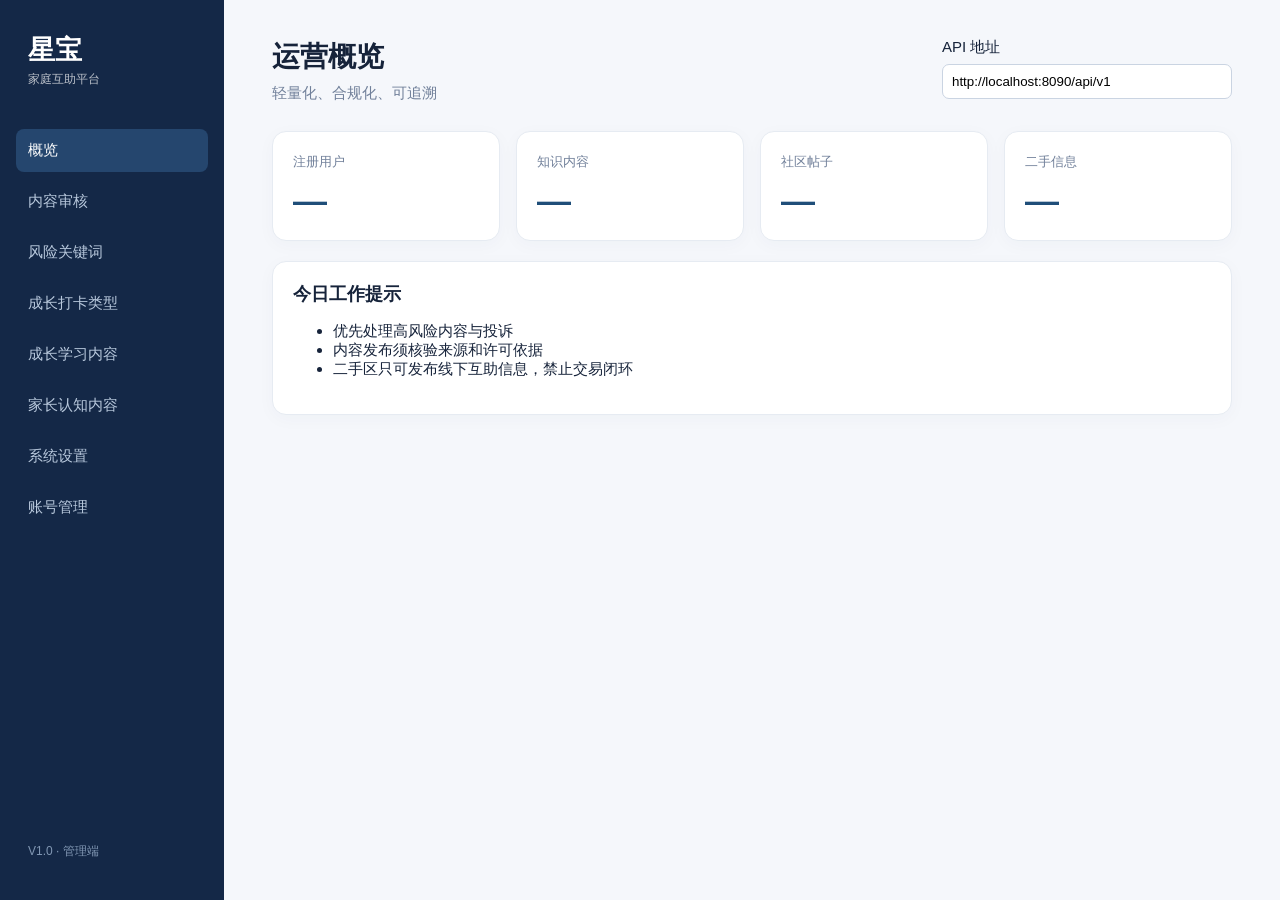
<file: admin-web/index.html>
<!doctype html><html lang="zh-CN"><head><meta charset="UTF-8"/><meta name="viewport" content="width=device-width,initial-scale=1"/><title>星宝平台｜管理端</title><link rel="stylesheet" href="./style.css"/></head><body>
<aside><div class="brand">星宝<br/><small>家庭互助平台</small></div><button class="nav active" data-page="dashboard">概览</button><button class="nav" data-page="reviews">内容审核</button><button class="nav" data-page="keywords">风险关键词</button><button class="nav" data-page="record-types">成长打卡类型</button><button class="nav" data-page="learning">成长学习内容</button><button class="nav" data-page="settings">系统设置</button><button class="nav" data-page="users">账号管理</button><div class="hint">V1.0 · 管理端</div></aside>
<main><header><div><h1 id="title">运营概览</h1><p>轻量化、合规化、可追溯</p></div><label>API 地址<input id="api" value="http://localhost:8090/api/v1"/></label></header>
<section id="dashboard" class="page active"><div class="cards"><article><span>注册用户</span><strong id="users">—</strong></article><article><span>知识内容</span><strong id="contents">—</strong></article><article><span>社区帖子</span><strong id="posts">—</strong></article><article><span>二手信息</span><strong id="listings">—</strong></article></div><div class="panel"><h2>今日工作提示</h2><ul><li>优先处理高风险内容与投诉</li><li>内容发布须核验来源和许可依据</li><li>二手区只可发布线下互助信息，禁止交易闭环</li></ul></div></section>
<section id="reviews" class="page"><div class="panel"><div class="row"><h2>用户发布与评论审核</h2><div><select id="review-status" onchange="loadReviews()"><option value="PENDING">待审核</option><option value="PUBLISHED">已发布</option><option value="REJECTED">已驳回</option><option value="OFFLINE">已下架</option><option value="ALL">全部记录</option></select><button onclick="loadReviews()">刷新</button></div></div><div id="review-list" class="review-list"></div></div></section>
<section id="keywords" class="page"><div class="panel"><div class="row"><h2>风险关键词配置</h2><button onclick="loadKeywords()">刷新</button></div><p class="muted">命中启用规则后，按该规则的风险等级标记；勾选“需要审核”则进入待审队列，未勾选则自动发布。未命中任何规则默认自动发布。</p><form id="keyword-form" class="keyword-form"><input name="keyword" placeholder="关键词，例如：广告" required/><select name="riskLevel"><option value="HIGH">高风险</option><option value="MEDIUM">中风险</option><option value="LOW">低风险</option></select><input name="priority" type="number" value="100" min="0" placeholder="优先级" required/><label><input name="reviewRequired" type="checkbox" checked/> 需要审核</label><input name="remark" placeholder="规则说明（可选）"/><button>新增规则</button></form><div id="keyword-list" class="review-list"></div></div></section>
<section id="record-types" class="page"><div class="panel"><div class="row"><h2>成长打卡类型</h2><button onclick="loadRecordTypes()">刷新</button></div><p class="muted">此处维护 APP「成长打卡」中的记录类型。停用后用户不能再选择该类型，但历史记录会保留。</p><form id="record-type-form" class="keyword-form"><input name="code" placeholder="类型编码，例如：SLEEP_RECORD" required/><input name="name" placeholder="显示名称，例如：睡眠记录" required/><input name="sortOrder" type="number" value="100" min="0" placeholder="排序" required/><input name="remark" placeholder="类型说明（可选）"/><button>新增类型</button></form><div id="record-type-list" class="review-list"></div></div></section>
<section id="learning" class="page"><div class="panel"><div class="row"><div><h2>成长学习内容管理</h2><p class="muted">管理 APP 中展示的家庭方法卡，建议采用日常、清晰、非医疗化的表达。</p></div><div class="actions"><button class="secondary" onclick="loadLearningContents()">刷新</button><button onclick="openLearningModal()">＋ 新增内容</button></div></div><div id="learning-list" class="review-list learning-list"></div></div></section>
<section id="settings" class="page"><div class="panel"><div class="row"><h2>系统设置</h2><button onclick="loadSettings()">刷新</button></div><p class="muted">设置会同时约束 APP 操作和后端数据校验。</p><form id="settings-form"><label>社区发帖最多上传图片数<input id="community-max-images" name="maxImages" type="number" min="0" max="9" required/></label><button>保存设置</button></form></div></section>
<section id="users-page" class="page"><div class="panel"><h2>账号状态调整</h2><form id="user-form"><input name="userId" placeholder="用户 ID" required/><select name="status"><option>NORMAL</option><option>FROZEN</option><option>BLACKLIST</option></select><button>保存状态</button></form><p class="muted">高风险操作应在正式版接入 RBAC、二次确认与审计日志。</p></div></section>
</main><div id="detail-modal" class="modal" aria-hidden="true"><div class="modal-card"><div class="row"><h2 id="detail-title">内容详情</h2><button class="close" onclick="closeDetail()">关闭</button></div><div id="detail-body" class="detail-body"></div></div></div><div id="learning-modal" class="modal" aria-hidden="true"><div class="modal-card learning-modal-card"><div class="row"><div><h2 id="learning-modal-title">新增成长学习内容</h2><p>填写后可选择立即发布到 APP。</p></div><button class="close" onclick="closeLearningModal()">关闭</button></div><form id="learning-form" class="learning-form"><input name="id" type="hidden"/><div class="form-grid"><label>内容分类<select name="category" required><option>加载分类中…</option></select></label><label>图标<input name="icon" value="📖" placeholder="例如：💬"/></label><label class="wide">标题<input name="title" placeholder="例如：试试“先……再……”" required/></label><label>阅读时长<input name="readingTime" value="3 分钟"/></label><label>排序<input name="sortOrder" type="number" value="100" min="0" required/></label><label class="wide">简介<textarea name="intro" placeholder="一句话说明该方法适用的情境" required></textarea></label><label class="wide">操作步骤<textarea name="steps" placeholder="每行一个步骤" required></textarea></label><label class="wide">小提示<input name="tip" placeholder="可选：给家长的温和提醒"/></label></div><label class="publish-check"><input name="published" type="checkbox" checked/> 保存后立即发布到 APP</label><div class="modal-actions"><button type="button" class="secondary" onclick="closeLearningModal()">取消</button><button>保存内容</button></div></form></div></div><script src="./app.js?v=20260824-03"></script><script src="./learning-modal.js?v=20260824-04"></script><script src="./learning-settings.js?v=20260824-01"></script><script src="./cognition-admin.js?v=20260825-01"></script></body></html>
</file>
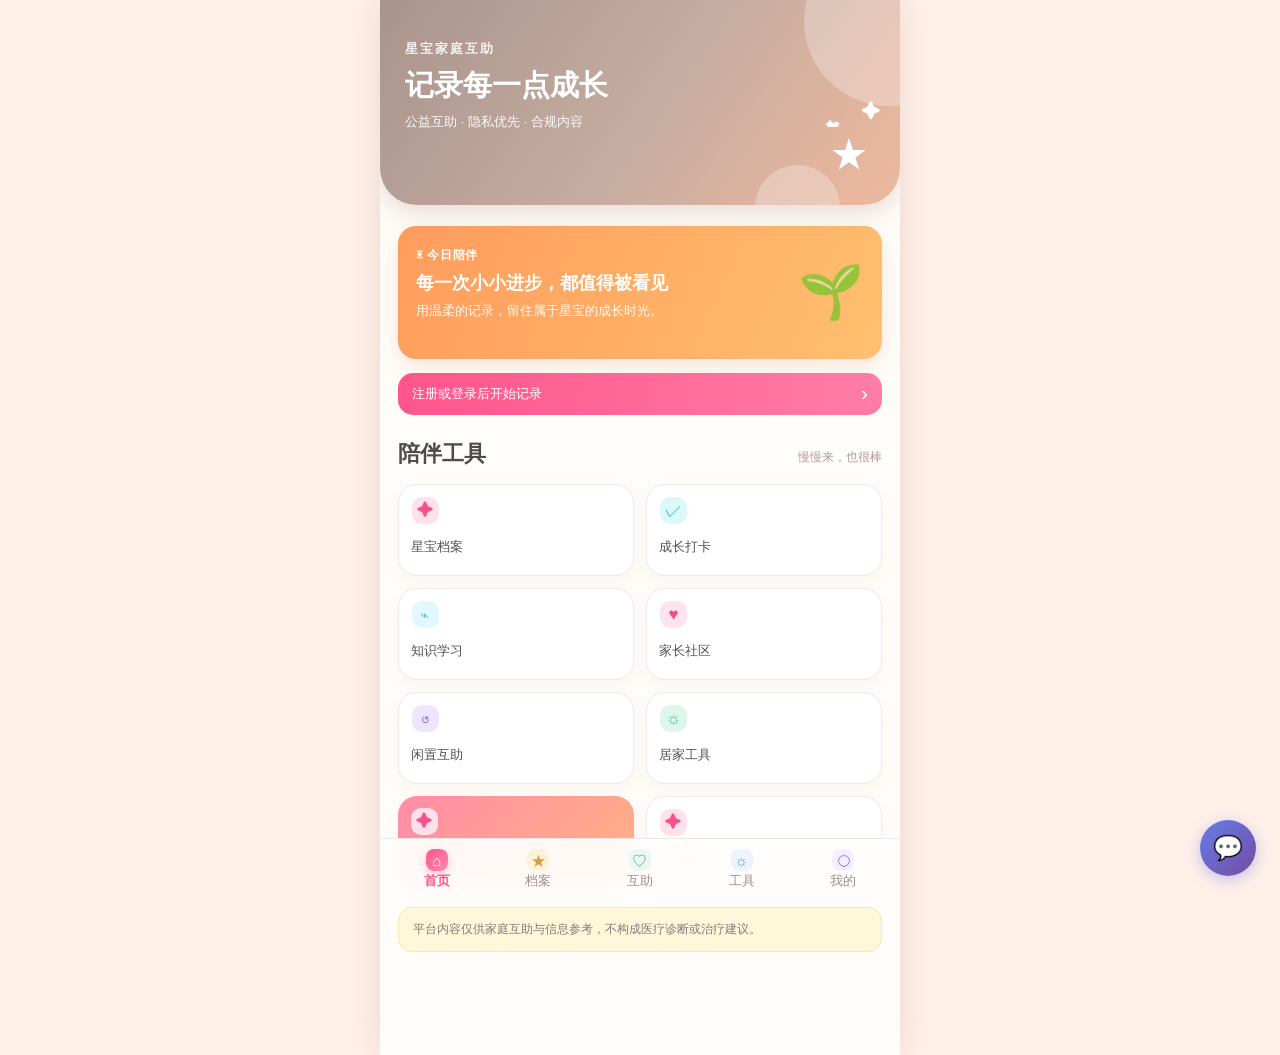
<file: mobile-web/index.html>
<!doctype html><html lang="zh-CN"><head><meta charset="UTF-8"/><meta name="viewport" content="width=device-width,initial-scale=1,maximum-scale=1"/><title>星宝家庭互助</title><link rel="stylesheet" href="./style.css?v=20260822-10"/></head><body><div class="app"><header><div class="header-copy"><small>星宝家庭互助</small><h1 id="greeting">记录每一点成长</h1><p>公益互助 · 隐私优先 · 合规内容</p></div><div class="header-art" aria-hidden="true"><i>★</i><span>☁</span><b>✦</b></div></header><main>
<section id="home" class="view active"><div class="hero"><div><em>☀ 今日陪伴</em><b>每一次小小进步，都值得被看见</b><span>用温柔的记录，留住属于星宝的成长时光。</span></div><div class="hero-art" aria-hidden="true">🌱</div></div><div id="account-tip" class="account-tip"></div><div class="section-title"><h2>陪伴工具</h2><span>慢慢来，也很棒</span></div><div class="grid"><button data-go="profile">星宝档案</button><button data-go="record">成长打卡</button><button data-go="knowledge">知识学习</button><button data-go="community">家长社区</button><button data-go="second">闲置互助</button><button data-go="tools">居家工具</button></div><p class="notice">平台内容仅供家庭互助与信息参考，不构成医疗诊断或治疗建议。</p></section>
<section id="account" class="view"><div id="account-profile" hidden><h2>我的</h2><div class="user-card"><div id="user-avatar" class="user-avatar">星</div><div><b id="user-name">—</b><p id="user-phone">—</p></div></div><div id="user-details" class="account-details"></div><button class="logout" onclick="logout()">退出当前账号</button></div><div id="account-auth"><h2>注册 / 登录</h2><form id="register-form"><input name="phone" placeholder="手机号码" required/><input name="nickname" placeholder="家长昵称" required/><label><input name="privacyConsent" type="checkbox" required/> 已阅读并同意隐私规则</label><label><input name="sensitiveConsent" type="checkbox"/> 同意处理儿童敏感信息</label><button>注册并开始使用</button></form><h3>已有账号</h3><form id="login-form"><input name="phone" placeholder="手机号码" required/><button>登录</button></form></div></section>
<section id="profile" class="view"><h2>星宝档案</h2><h3 id="profile-form-title">新建档案</h3><form id="profile-form"><input name="profileId" type="hidden"/><input name="nickname" placeholder="孩子昵称" required/><select name="gender"><option value="UNKNOWN">性别：未设置</option><option value="MALE">性别：男</option><option value="FEMALE">性别：女</option></select><input name="birthday" type="text" inputmode="numeric" pattern="[0-9]{4}-[0-9]{2}-[0-9]{2}" title="请输入 YYYY-MM-DD 格式，例如 2020-05-18" placeholder="出生日期，例如 2020-05-18"/><input name="interventionYears" placeholder="干预年限（可选）"/><button id="profile-submit">保存档案</button><button id="profile-cancel" type="button" hidden>取消编辑</button></form><div id="children" class="cards"></div></section>
<section id="record" class="view"><h2>成长打卡</h2><form id="record-form"><select id="record-child" name="childId" required></select><select name="type"><option value="POSITIVE_BEHAVIOR">正向行为</option><option value="PROBLEM_BEHAVIOR">问题行为</option><option value="INTERVENTION">干预训练</option></select><input name="scene" placeholder="发生场景"/><input name="durationMinutes" type="number" placeholder="时长（分钟）"/><textarea name="resultNote" placeholder="记录结果或观察"></textarea><button>提交记录</button></form><div id="report" class="cards"></div></section>
<section id="knowledge" class="view"><h2>知识学习</h2><div id="contents" class="cards"></div><h3>投稿优质链接</h3><form id="content-form"><input name="title" placeholder="内容标题" required/><input name="sourceUrl" placeholder="来源链接" required/><input name="licenseBasis" placeholder="授权或许可说明" required/><textarea name="summary" placeholder="摘要"></textarea><button>提交审核</button></form></section>
<section id="community" class="view"><h2>家长社区</h2><form id="post-form"><input name="title" placeholder="标题" required/><textarea name="body" placeholder="分享你的经验或困惑" required></textarea><label class="image-picker"><span id="image-picker-text">添加图片（最多 2 张）</span><input id="post-images" name="images" type="file" accept="image/jpeg,image/png" multiple/></label><div id="post-image-preview" class="image-preview"></div><label><input name="anonymous" type="checkbox"/> 匿名发布</label><button>发布</button></form><div id="posts" class="cards"></div></section>
<section id="second" class="view"><h2>闲置教具互助</h2><p class="notice">仅提供信息展示与线下自主沟通；平台不参与支付、担保、物流或售后。</p><form id="listing-form"><input name="title" placeholder="教具名称" required/><textarea name="description" placeholder="物品说明"></textarea><input name="exchangeNeed" placeholder="置换需求"/><button>提交审核</button></form><div id="listings" class="cards"></div></section>
<section id="tools" class="view"><h2>居家干预工具</h2><div id="tools-list" class="cards"></div></section>
<section id="messages" class="view"><h2>站内消息</h2><div id="messages-list" class="cards"></div></section>
</main><nav><button data-go="home" class="selected"><i>⌂</i>首页</button><button data-go="profile"><i>★</i>档案</button><button data-go="community"><i>♡</i>互助</button><button data-go="tools"><i>☼</i>工具</button><button data-go="account"><i>◯</i>我的</button></nav></div><script src="./app.js?v=20260822-11"></script><script src="./training-cues.js?v=20260823-01"></script><script src="./training-progress.js?v=20260823-01"></script><script src="./learning-hub.js?v=20260824-01"></script><script src="./cognition-tool.js?v=20260825-01"></script><script src="./cognition-expanded.js?v=20260825-03"></script><script src="./cognition-dynamic.js?v=20260825-01"></script><script src="./tool-expanded.js?v=20260825-01"></script><script src="./chat-widget.js?v=20261104d"></script></body></html>
</file>
<file: admin-web/style.css>
*{box-sizing:border-box}body{margin:0;font:15px -apple-system,BlinkMacSystemFont,"PingFang SC",sans-serif;color:#16233a;background:#f5f7fb;display:flex;min-height:100vh}aside{width:224px;background:#142847;color:white;padding:28px 16px;display:flex;flex-direction:column;gap:8px}.brand{font-size:27px;font-weight:800;line-height:.9;padding:10px 12px 34px}.brand small{font-size:12px;font-weight:400;opacity:.7}.nav{background:transparent;color:#b9c9dd;border:0;border-radius:8px;text-align:left;padding:12px;font-size:15px;cursor:pointer}.nav.active,.nav:hover{color:#fff;background:#25466e}.hint{margin-top:auto;font-size:12px;color:#8298b4;padding:12px}main{flex:1;padding:38px 48px;max-width:1260px}header{display:flex;justify-content:space-between;align-items:flex-start;margin-bottom:28px}h1{font-size:28px;margin:0 0 8px}h2{font-size:18px;margin:0 0 16px}p{color:#71809a;margin:0}header input{display:block;margin-top:7px;width:290px}.cards{display:grid;grid-template-columns:repeat(4,1fr);gap:16px}.cards article,.panel{background:#fff;border:1px solid #e6ebf2;border-radius:14px;padding:20px;box-shadow:0 4px 18px #17325b08}.cards span{color:#71809a;font-size:13px}.cards strong{font-size:34px;display:block;margin-top:10px;color:#1f4e79}.panel{margin-top:20px}.row{display:flex;justify-content:space-between;align-items:center}.page{display:none}.page.active{display:block}button{background:#1f5e9d;color:white;border:0;border-radius:7px;padding:8px 12px;cursor:pointer}input,select{border:1px solid #cad4e2;border-radius:7px;padding:9px;background:#fff}.review{border-top:1px solid #e6ebf2;padding:16px 0}.review:first-child{border:0}.badge{font-size:12px;padding:3px 8px;border-radius:20px;background:#fff4d7;color:#865b00}.meta{color:#71809a;font-size:13px;margin:7px 0}.actions{display:flex;gap:8px}.reject{background:#9b3b3b}.muted{font-size:13px;margin-top:14px}.modal{display:none;position:fixed;inset:0;background:#172b4d77;align-items:center;justify-content:center;padding:24px;z-index:10}.modal.open{display:flex}.modal-card{width:min(720px,100%);max-height:85vh;overflow:auto;background:#fff;border-radius:16px;padding:24px;box-shadow:0 18px 50px #0004}.close{background:#64748b}.detail-body{display:grid;gap:13px}.detail-body dt{font-size:12px;font-weight:700;color:#71809a;margin-bottom:4px}.detail-body dd{margin:0;padding:11px 12px;background:#f6f8fb;border-radius:8px;white-space:pre-wrap;line-height:1.55;word-break:break-word}.detail-link{color:#1f5e9d;word-break:break-all}@media(max-width:760px){aside{width:70px;padding:20px 8px}.brand small,.nav,.hint{font-size:0}.brand{font-size:19px;padding:8px 6px 20px}main{padding:24px 18px}.cards{grid-template-columns:repeat(2,1fr)}header{display:block}header label{display:block;margin-top:16px}}
.secondary{color:#35516f;background:#eef3f8}.learning-list .review{padding:16px 4px}.learning-modal-card{width:min(760px,100%);padding:26px}.learning-modal-card h2{margin-bottom:5px}.learning-form{margin-top:22px}.form-grid{display:grid;grid-template-columns:1fr 120px;gap:14px}.form-grid label{display:grid;gap:6px;color:#53657b;font-size:13px;font-weight:600}.form-grid .wide{grid-column:1/-1}.form-grid input,.form-grid textarea{width:100%;font:14px inherit}.form-grid textarea{min-height:78px;resize:vertical}.publish-check{display:flex;align-items:center;gap:8px;margin-top:16px;color:#53657b;font-size:13px}.modal-actions{display:flex;justify-content:flex-end;gap:9px;margin-top:22px}.modal-actions button{min-width:92px}@media(max-width:760px){.form-grid{grid-template-columns:1fr}.form-grid .wide{grid-column:auto}.learning-modal-card{padding:18px}}
</file>
<file: mobile-web/style.css>
:root{--ink:#4a4648;--sub:#8f8789;--pink:#ff558d;--cream:#fffdf9;--line:#f0e9ed;--card:#fff}*{box-sizing:border-box}body{margin:0;background:#fff0e8;font:15px/1.55 -apple-system,BlinkMacSystemFont,"PingFang SC","Microsoft YaHei",sans-serif;color:var(--ink)}.app{max-width:520px;min-height:100vh;margin:auto;padding-bottom:83px;overflow:hidden;background:var(--cream)}[hidden]{display:none!important}
.image-picker{position:relative;display:grid;grid-template-columns:42px 1fr;align-items:center;gap:10px;min-height:68px;padding:11px 13px;overflow:hidden;border:1px dashed #f29aae;border-radius:15px;color:#9b6673;background:linear-gradient(135deg,#fff6f7,#fff0e9);transition:.2s}.image-picker:before{display:grid;width:38px;height:38px;place-items:center;font-size:27px;font-weight:300;line-height:1;color:#f36a91;content:"＋";border-radius:12px;background:#fff;box-shadow:0 3px 9px #e992a433}.image-picker span{display:grid;gap:3px;font-size:14px;font-weight:800}.image-picker span:after{font-size:11px;font-weight:500;content:"JPG / PNG · 轻触选择照片";color:#af929a}.image-picker input{position:absolute;inset:0;width:100%;height:100%;padding:0;opacity:0;cursor:pointer}.image-picker:active{transform:scale(.985);background:#ffe9ee}.image-preview,.post-images{display:grid;grid-template-columns:repeat(2,minmax(0,1fr));gap:8px}.image-preview-item{position:relative;overflow:hidden;border-radius:13px}.image-preview img,.post-images img{display:block;width:100%;height:128px;object-fit:cover;border-radius:12px;background:#f4eeee}.image-preview-item button{position:absolute;top:6px;right:6px;display:grid;width:23px;height:23px;padding:0;place-items:center;font-size:19px;line-height:1;color:#fff;border:0;border-radius:50%;background:#33262aaa;box-shadow:none}.post-images{margin:10px 0}
.post-meta{display:flex;align-items:center;justify-content:space-between;gap:8px;margin-top:10px}.post-byline{display:flex;align-items:center;min-width:0;gap:5px;font-size:12px;color:#a29698;white-space:nowrap}.post-byline span{display:grid;width:20px;height:20px;flex:0 0 auto;place-items:center;font-size:10px;color:#fff;border-radius:50%;background:linear-gradient(135deg,#ff94a6,#ffa975)}.post-byline em{overflow:hidden;font-style:normal;font-weight:700;text-overflow:ellipsis;color:#8f7479}.post-byline time{font-size:11px;color:#aaa0a2}.post-meta .actions{flex:0 0 auto;margin:0}.post-meta .actions button{padding:5px 7px;font-size:12px}
.actions small{margin-left:2px;font:inherit;color:inherit}.post-author{display:flex;align-items:center;gap:7px;margin-bottom:6px;font-size:13px;font-weight:700;color:#b36d73}.post-author span{display:grid;width:23px;height:23px;place-items:center;font-size:11px;color:#fff;border-radius:50%;background:linear-gradient(135deg,#ff94a6,#ffa975)}.public-comments{display:grid;gap:7px;margin-top:10px}.public-comment{display:grid;gap:3px;padding:9px 11px;border-radius:11px;background:#faf6f4}.public-comment b{font-size:12px;color:#755b61}.public-comment span{font-size:13px;color:#62585a;word-break:break-word}.author-label,.pending-label{display:inline-block;margin-right:5px;padding:1px 5px;font-size:10px;font-style:normal;font-weight:800;line-height:1.35;color:#fff;border-radius:4px;background:#fa7d96}.pending-label{color:#9b6b09;background:#fff0c7}
.comment-compose .emoji,.emoji-panel{display:none!important}
.comment-compose{display:flex;align-items:center;gap:7px;margin:10px 0 4px;padding:7px;border:1px solid #f0e6e9;border-radius:17px;background:#fff}.comment-compose input{min-width:0;flex:1;padding:9px 11px;border:0;border-radius:12px;background:#f6f3f4;box-shadow:none}.comment-compose .anon-comment{display:flex;flex:0 0 auto;align-items:center;gap:2px;font-size:11px;white-space:nowrap;color:#88767b}.comment-compose .anon-comment input{width:auto;min-width:auto;flex:0 0 auto;margin:0;padding:0;background:none}.comment-compose button{padding:8px 11px;font-size:13px;border:0;border-radius:12px;background:var(--pink);box-shadow:none}.comment-compose .emoji{font-size:19px;color:#63595d;background:transparent}.emoji-panel{display:flex;flex-wrap:wrap;gap:5px;margin:0 2px 6px;padding:8px;border-radius:12px;background:#fff4f7}.emoji-panel button{width:31px;height:31px;padding:0;font-size:18px;border:0;border-radius:9px;background:#fff}.comment-tip{margin:4px 2px 10px!important;font-size:12px!important;color:#a79298!important}.user-card{display:flex;align-items:center;gap:13px;padding:18px;margin-bottom:12px;border-radius:19px;color:#fff;background:linear-gradient(125deg,#ff7f95,#ffa271);box-shadow:0 7px 16px #ec899855}.user-avatar{display:grid;width:52px;height:52px;place-items:center;font-size:23px;font-weight:800;border:2px solid #fff9;border-radius:50%;background:#ffffff3b}.user-card b{display:block;font-size:19px}.user-card p{margin:2px 0 0;font-size:13px;color:#fffdfb}.account-details{display:grid;grid-template-columns:repeat(2,1fr);gap:10px;margin-bottom:16px}.account-details div{padding:12px;border:1px solid var(--line);border-radius:14px;background:#fff}.account-details span{display:block;margin-bottom:3px;font-size:12px;color:var(--sub)}.account-details b{font-size:14px}.logout{width:100%;padding:11px;border:0;border-radius:12px;color:#98717c;background:#f7e9ed}
.actions .like-btn:before{display:inline-grid;width:16px;height:16px;margin-right:5px;place-items:center;font-family:Arial,sans-serif;font-size:17px;line-height:16px;vertical-align:-3px;content:"♡"}.actions .like-btn.liked:before{content:"♥"}.actions .like-btn{color:#8e9aa0;background:#f4f7f8}.actions .like-btn.liked{color:#f05286;background:#fff0f5}.actions .comment-btn:before{display:inline-grid;width:16px;height:16px;margin-right:5px;place-items:center;font-size:11px;line-height:1;vertical-align:-3px;content:"···";border:1.5px solid currentColor;border-radius:50%}.actions .comment-btn{color:#72858f;background:#f1f6f8}
header{position:relative;min-height:205px;padding:36px 25px 31px;overflow:hidden;color:#fff;background:linear-gradient(125deg,#a9948d,#c7ada1 54%,#efb89d);border-radius:0 0 37px 37px;box-shadow:0 8px 24px #c9a7a366}header:before,header:after{position:absolute;content:"";border-radius:50%;background:#fff4}header:before{top:-64px;right:-74px;width:170px;height:170px}header:after{right:60px;bottom:-45px;width:85px;height:85px}.header-copy,.header-art{position:relative;z-index:1}.header-copy small{font-weight:700;letter-spacing:2px;opacity:.87}.header-copy h1{margin:8px 0 7px;font-size:29px;line-height:1.3}.header-copy p{margin:0;font-size:13px;opacity:.92}.header-art{position:absolute;right:32px;bottom:21px;color:#fff}.header-art i{font-size:38px;font-style:normal}.header-art span{position:absolute;top:-17px;right:28px;font-size:27px}.header-art b{position:absolute;top:-26px;right:-12px;font-size:18px}
main{padding:21px 18px 8px}.view{display:none}.view.active{display:block}h2{margin:3px 0 16px;font-size:22px;color:#514a4d}h3{margin:23px 3px 10px;font-size:16px;color:#6a5659}.hero{display:flex;min-height:133px;padding:20px 18px;justify-content:space-between;gap:12px;border-radius:18px;color:#fff;background:linear-gradient(115deg,#ff9c5d,#ffc06e);box-shadow:0 8px 20px #e7ba9d55}.hero>div:first-child{display:grid;gap:5px;align-content:start}.hero em{font-size:12px;font-weight:800;font-style:normal;letter-spacing:.8px}.hero b{font-size:18px;line-height:1.45}.hero span{font-size:13px;color:#fff8ef}.hero-art{align-self:center;font-size:53px}.section-title{display:flex;align-items:baseline;justify-content:space-between;margin-top:22px}.section-title h2{margin:0}.section-title span{font-size:12px;color:#b29b9d}
.account-tip{margin:14px 0 3px}.account-tip button{width:100%;padding:12px 14px;text-align:left;font:700 15px inherit;color:#fff;border:0;border-radius:15px;background:linear-gradient(90deg,var(--pink),#ff7da7)}.account-tip button:after{float:right;font-size:21px;line-height:16px;content:"›"}.account-tip .account-ok{color:#5f8b6b;background:#ebf7ed}.grid{display:grid;grid-template-columns:repeat(2,1fr);gap:12px;margin:13px 0 19px}.grid button{position:relative;min-height:92px;padding:45px 12px 12px;overflow:hidden;text-align:left;font:700 15px inherit;color:#584f52;border:1px solid var(--line);border-radius:19px;background:var(--card);box-shadow:0 5px 15px #cfa99c18}.grid button:before{position:absolute;top:12px;left:13px;display:grid;width:27px;height:27px;place-items:center;font-size:17px;color:#f25286;content:"✦";border-radius:10px;background:#ffe1eb}.grid button:nth-child(2):before{color:#37bac5;content:"✓";background:#ddf8fa}.grid button:nth-child(3):before{color:#45b6e0;content:"⌁";background:#e3f7ff}.grid button:nth-child(4):before{color:#f34d88;content:"♥";background:#ffe3ee}.grid button:nth-child(5):before{color:#8d72d6;content:"↺";background:#eee5ff}.grid button:nth-child(6):before{color:#4bbf8d;content:"☼";background:#ddf7eb}.notice{padding:12px 14px;font-size:12px;line-height:1.6;color:#89797c;border:1px solid #f8e8ac;border-radius:14px;background:#fff7d9}
form{display:grid;gap:11px;margin-bottom:20px;padding:16px;border:1px solid var(--line);border-radius:18px;background:#fffdfa}input,textarea,select{width:100%;padding:12px 13px;font:inherit;color:var(--ink);border:1px solid #e9e0e3;border-radius:12px;outline:0;background:#fff}input:focus,textarea:focus,select:focus{border-color:#ff96b6;box-shadow:0 0 0 3px #ffe1eb}textarea{min-height:84px;resize:vertical}form button{padding:12px 14px;font:700 15px inherit;color:#fff;border:0;border-radius:12px;background:linear-gradient(135deg,var(--pink),#ff79a4);box-shadow:0 5px 10px #f7658a44}form button[type="button"]{color:#9a747d;background:#f6eef1;box-shadow:none}label{font-size:13px;color:#796c70}label input{width:auto;margin-right:5px}.cards{display:grid;gap:12px}.card{padding:16px;border:1px solid var(--line);border-radius:18px;background:var(--card);box-shadow:0 5px 16px #caa19113}.card b{display:block;margin:2px 0 7px;font-size:16px;color:#514a4d}.card p{margin:6px 0 0;font-size:13px;line-height:1.65;color:var(--sub)}.tag{display:inline-block;padding:3px 8px;font-size:11px;font-weight:700;color:#ef4b81;border-radius:20px;background:#fff0f5}.actions{display:flex;gap:8px;margin-top:12px}.actions button{padding:7px 12px;font:700 12px inherit;color:#f04d82;border:0;border-radius:9px;background:#fff0f5}
nav{position:fixed;z-index:5;bottom:0;left:50%;display:flex;justify-content:space-around;width:100%;max-width:520px;padding:8px 6px calc(8px + env(safe-area-inset-bottom));transform:translateX(-50%);border-top:1px solid #eee6e9;background:#fffdfbf2;backdrop-filter:blur(12px)}nav button{display:grid;gap:1px;justify-items:center;padding:2px 6px;font:12px inherit;color:#a28d94;border:0;background:none}nav button i{display:grid;width:22px;height:22px;place-items:center;font-size:15px;font-style:normal;line-height:1;color:#a28d94;border-radius:8px;background:#f8eef0}nav button:nth-child(2) i{color:#d99a42;background:#fff2da}nav button:nth-child(3) i{color:#50a987;background:#eaf7f3}nav button:nth-child(4) i{color:#6397d3;background:#edf4ff}nav button:nth-child(5) i{color:#9275c8;background:#f4efff}nav button.selected{font-weight:800;color:var(--pink)}nav button.selected i{color:#fff;background:linear-gradient(135deg,var(--pink),#ff8cac);box-shadow:0 3px 8px #f7658a55}@media(min-width:521px){.app{box-shadow:0 0 34px #b6908240}}
</file>
